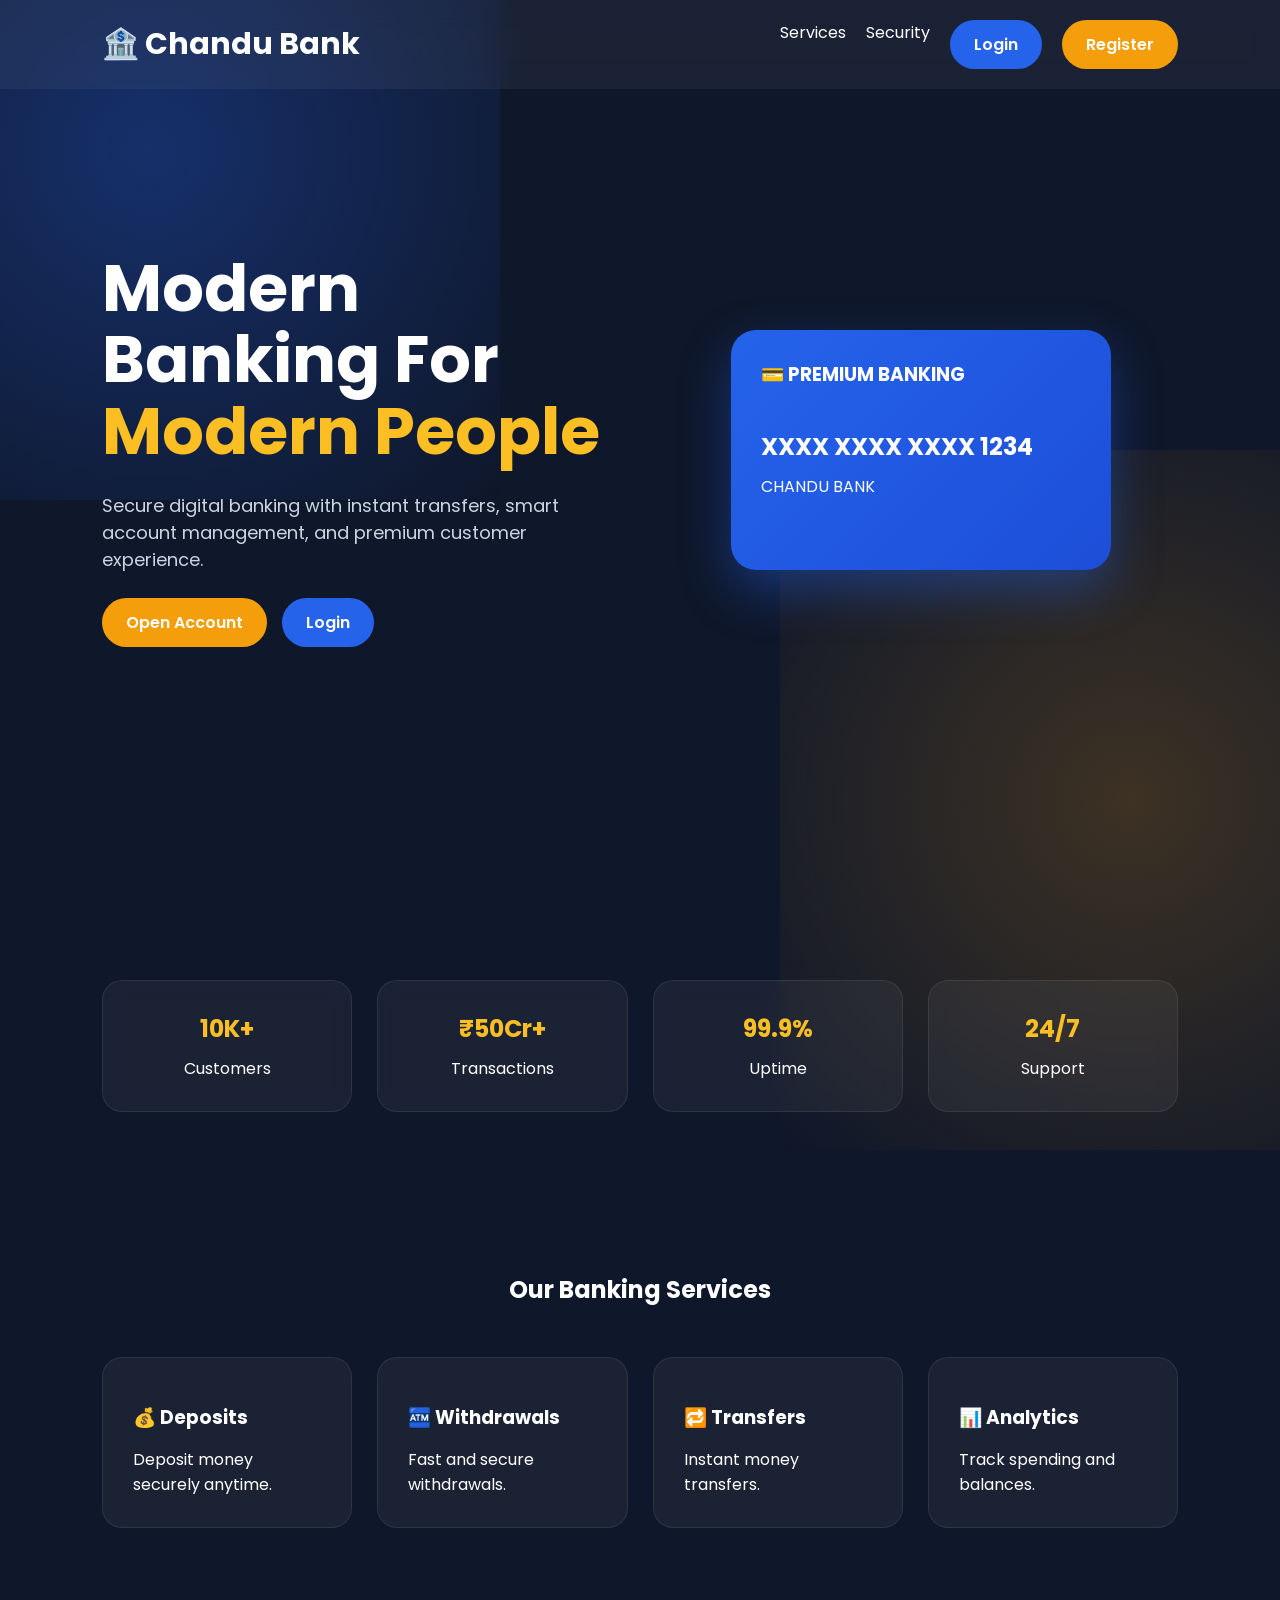
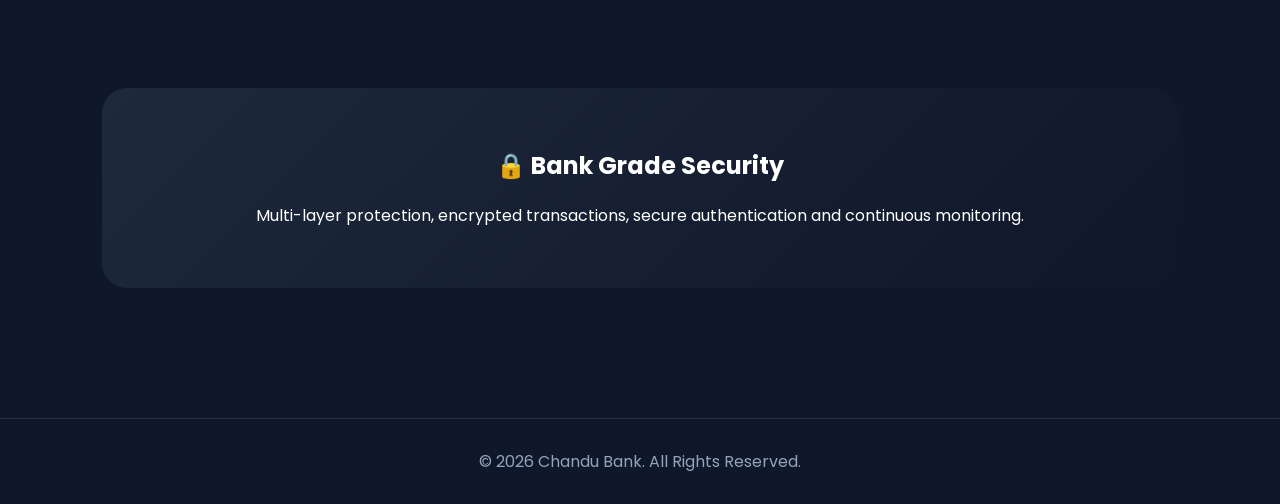
<file: src/main/resources/templates/index.html>
<!DOCTYPE html>
<html lang="en">
<head>
<meta charset="UTF-8">
<meta name="viewport" content="width=device-width, initial-scale=1.0">
<title>Chandu Bank | Premium Digital Banking</title>

<link href="https://fonts.googleapis.com/css2?family=Poppins:wght@300;400;500;600;700&display=swap" rel="stylesheet">

<style>

*{
    margin:0;
    padding:0;
    box-sizing:border-box;
    font-family:'Poppins',sans-serif;
}

html{
    scroll-behavior:smooth;
}

body{
    background:#0f172a;
    color:white;
    overflow-x:hidden;
}

/* Animated Background */

body::before{
    content:"";
    position:fixed;
    width:700px;
    height:700px;
    background:radial-gradient(circle,#2563eb55,transparent);
    top:-200px;
    left:-200px;
    animation:float1 12s infinite alternate;
    z-index:-1;
}

body::after{
    content:"";
    position:fixed;
    width:700px;
    height:700px;
    background:radial-gradient(circle,#f59e0b33,transparent);
    bottom:-250px;
    right:-200px;
    animation:float2 14s infinite alternate;
    z-index:-1;
}

@keyframes float1{
    from{transform:translate(0,0);}
    to{transform:translate(100px,60px);}
}

@keyframes float2{
    from{transform:translate(0,0);}
    to{transform:translate(-120px,-80px);}
}

/* Navbar */

.navbar{
    position:fixed;
    top:0;
    width:100%;
    padding:20px 8%;
    display:flex;
    justify-content:space-between;
    align-items:center;
    background:rgba(255,255,255,.05);
    backdrop-filter:blur(15px);
    z-index:1000;
}

.logo{
    font-size:30px;
    font-weight:700;
}

.nav-links{
    display:flex;
    gap:20px;
}

.nav-links a{
    color:white;
    text-decoration:none;
}

.btn{
    padding:12px 24px;
    border-radius:30px;
    text-decoration:none;
    font-weight:600;
    transition:.3s;
}

.login-btn{
    background:#2563eb;
    color:white;
}

.register-btn{
    background:#f59e0b;
    color:white;
}

.btn:hover{
    transform:translateY(-3px);
}

/* Hero */

.hero{
    min-height:100vh;
    display:flex;
    align-items:center;
    justify-content:space-between;
    padding:120px 8%;
    gap:50px;
}

.hero-content{
    flex:1;
}

.hero-content h1{
    font-size:65px;
    line-height:1.1;
}

.hero-content span{
    color:#fbbf24;
}

.hero-content p{
    margin:25px 0;
    color:#cbd5e1;
    font-size:18px;
}

.hero-buttons{
    display:flex;
    gap:15px;
}

.hero-card{
    flex:1;
    display:flex;
    justify-content:center;
}

.bank-card{
    width:380px;
    height:240px;
    border-radius:25px;
    background:linear-gradient(135deg,#2563eb,#1d4ed8);
    padding:30px;
    box-shadow:0 20px 50px rgba(37,99,235,.4);
    animation:cardFloat 4s ease-in-out infinite;
}

@keyframes cardFloat{
    50%{
        transform:translateY(-15px);
    }
}

.bank-card h2{
    margin-top:40px;
}

.bank-card p{
    margin-top:10px;
}

/* Stats */

.stats{
    padding:80px 8%;
}

.stats-grid{
    display:grid;
    grid-template-columns:repeat(auto-fit,minmax(220px,1fr));
    gap:25px;
}

.stat-card{
    background:rgba(255,255,255,.05);
    border:1px solid rgba(255,255,255,.08);
    backdrop-filter:blur(10px);
    padding:30px;
    border-radius:20px;
    text-align:center;
    transition:.3s;
}

.stat-card:hover{
    transform:translateY(-10px);
}

.stat-card h2{
    color:#fbbf24;
    margin-bottom:10px;
}

/* Features */

.features{
    padding:80px 8%;
}

.section-title{
    text-align:center;
    margin-bottom:50px;
}

.feature-grid{
    display:grid;
    grid-template-columns:repeat(auto-fit,minmax(250px,1fr));
    gap:25px;
}

.feature-card{
    background:rgba(255,255,255,.05);
    padding:30px;
    border-radius:20px;
    transition:.3s;
    border:1px solid rgba(255,255,255,.08);
}

.feature-card:hover{
    transform:translateY(-10px);
}

.feature-card h3{
    margin:15px 0;
}

/* Security Section */

.security{
    padding:80px 8%;
    text-align:center;
}

.security-box{
    background:linear-gradient(135deg,#1e293b,#0f172a);
    border-radius:25px;
    padding:60px;
}

.security-box h2{
    margin-bottom:20px;
}

/* Footer */

.footer{
    padding:30px;
    text-align:center;
    border-top:1px solid rgba(255,255,255,.1);
    margin-top:50px;
    color:#94a3b8;
}

@media(max-width:900px){

.hero{
    flex-direction:column;
    text-align:center;
}

.hero-buttons{
    justify-content:center;
}

.hero-content h1{
    font-size:45px;
}

}

</style>
</head>

<body>

<nav class="navbar">

    <div class="logo">
        🏦 Chandu Bank
    </div>

    <div class="nav-links">
        <a href="#services">Services</a>
        <a href="#security">Security</a>
        <a href="/login" class="btn login-btn">Login</a>
        <a href="/register" class="btn register-btn">Register</a>
    </div>

</nav>

<section class="hero">

    <div class="hero-content">

        <h1>
            Modern Banking For
            <span>Modern People</span>
        </h1>

        <p>
            Secure digital banking with instant transfers,
            smart account management, and premium customer experience.
        </p>

        <div class="hero-buttons">
            <a href="/register" class="btn register-btn">
                Open Account
            </a>

            <a href="/login" class="btn login-btn">
                Login
            </a>
        </div>

    </div>

    <div class="hero-card">

        <div class="bank-card">

            <h3>💳 PREMIUM BANKING</h3>

            <h2>XXXX XXXX XXXX 1234</h2>

            <p>CHANDU BANK</p>

        </div>

    </div>

</section>

<section class="stats">

    <div class="stats-grid">

        <div class="stat-card">
            <h2>10K+</h2>
            <p>Customers</p>
        </div>

        <div class="stat-card">
            <h2>₹50Cr+</h2>
            <p>Transactions</p>
        </div>

        <div class="stat-card">
            <h2>99.9%</h2>
            <p>Uptime</p>
        </div>

        <div class="stat-card">
            <h2>24/7</h2>
            <p>Support</p>
        </div>

    </div>

</section>

<section class="features" id="services">

    <h1 class="section-title">Our Banking Services</h1>

    <div class="feature-grid">

        <div class="feature-card">
            <h3>💰 Deposits</h3>
            <p>Deposit money securely anytime.</p>
        </div>

        <div class="feature-card">
            <h3>🏧 Withdrawals</h3>
            <p>Fast and secure withdrawals.</p>
        </div>

        <div class="feature-card">
            <h3>🔁 Transfers</h3>
            <p>Instant money transfers.</p>
        </div>

        <div class="feature-card">
            <h3>📊 Analytics</h3>
            <p>Track spending and balances.</p>
        </div>

    </div>

</section>

<section class="security" id="security">

    <div class="security-box">

        <h2>🔒 Bank Grade Security</h2>

        <p>
            Multi-layer protection, encrypted transactions,
            secure authentication and continuous monitoring.
        </p>

    </div>

</section>

<footer class="footer">
    © 2026 Chandu Bank. All Rights Reserved.
</footer>

</body>
</html>
</file>
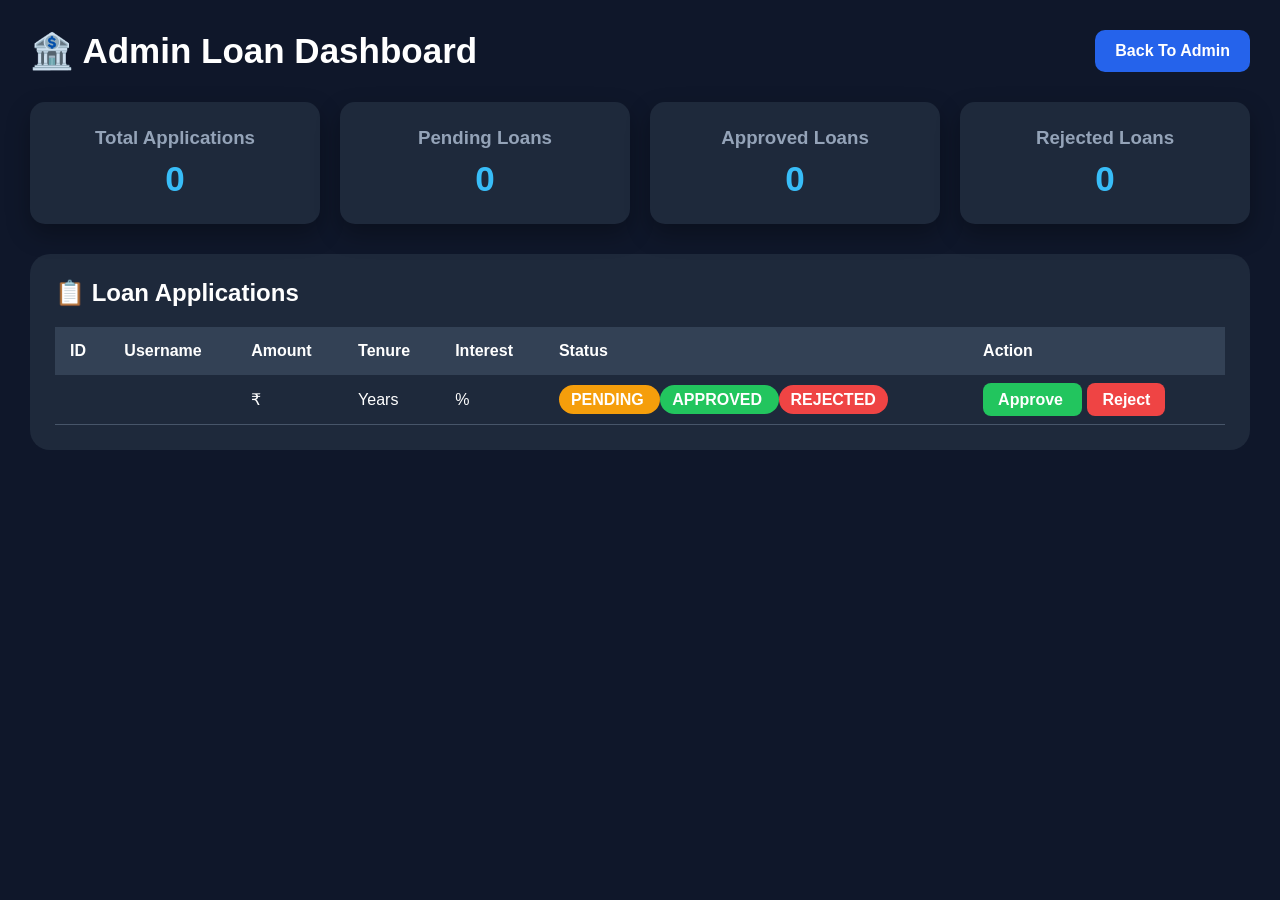
<file: src/main/resources/templates/admin-loans.html>
<!DOCTYPE html>
<html xmlns:th="http://www.thymeleaf.org">

<head>
	<meta charset="UTF-8">
	<meta name="viewport" content="width=device-width, initial-scale=1.0">

	<title>Admin Loan Management | Chandu Bank</title>

	<style>
		* {
			margin: 0;
			padding: 0;
			box-sizing: border-box;
			font-family: 'Segoe UI', sans-serif;
		}

		body {
			background: #0f172a;
			color: white;
			min-height: 100vh;
			padding: 30px;
		}

		.container {
			max-width: 1400px;
			margin: auto;
		}

		.header {
			display: flex;
			justify-content: space-between;
			align-items: center;
			margin-bottom: 30px;
		}

		.header h1 {
			font-size: 35px;
		}

		.dashboard-btn {
			background: #2563eb;
			color: white;
			padding: 12px 20px;
			text-decoration: none;
			border-radius: 10px;
			font-weight: bold;
		}

		.dashboard-btn:hover {
			background: #1d4ed8;
		}

		.stats {
			display: grid;
			grid-template-columns: repeat(auto-fit, minmax(250px, 1fr));
			gap: 20px;
			margin-bottom: 30px;
		}

		.stat-card {
			background: #1e293b;
			padding: 25px;
			border-radius: 15px;
			text-align: center;
			box-shadow: 0 10px 25px rgba(0, 0, 0, .3);
		}

		.stat-card h3 {
			color: #94a3b8;
			margin-bottom: 10px;
		}

		.stat-card h1 {
			font-size: 35px;
			color: #38bdf8;
		}

		.table-container {
			background: #1e293b;
			padding: 25px;
			border-radius: 20px;
			overflow-x: auto;
		}

		table {
			width: 100%;
			border-collapse: collapse;
		}

		th {
			background: #334155;
			padding: 15px;
			text-align: left;
		}

		td {
			padding: 15px;
			border-bottom: 1px solid #475569;
		}

		.pending {
			background: #f59e0b;
			padding: 6px 12px;
			border-radius: 20px;
			font-weight: bold;
		}

		.approved {
			background: #22c55e;
			padding: 6px 12px;
			border-radius: 20px;
			font-weight: bold;
		}

		.rejected {
			background: #ef4444;
			padding: 6px 12px;
			border-radius: 20px;
			font-weight: bold;
		}

		.btn {
			padding: 8px 15px;
			text-decoration: none;
			border-radius: 8px;
			font-weight: bold;
			margin-right: 5px;
			color: white;
		}

		.approve-btn {
			background: #22c55e;
		}

		.reject-btn {
			background: #ef4444;
		}

		.approve-btn:hover {
			background: #16a34a;
		}

		.reject-btn:hover {
			background: #dc2626;
		}
	</style>

</head>

<body>

	<div class="container">

		<div class="header">

			<h1>🏦 Admin Loan Dashboard</h1>

			<a href="/admin" class="dashboard-btn">
				Back To Admin
			</a>

		</div>

		<div class="stats">

			<div class="stat-card">
				<h3>Total Applications</h3>
				<h1 th:text="${#lists.size(loans)}">0</h1>
			</div>

			<div class="stat-card">
				<h3>Pending Loans</h3>
				<h1 th:text="${loans.?[status=='PENDING'].size()}">0</h1>
			</div>

			<div class="stat-card">
				<h3>Approved Loans</h3>
				<h1 th:text="${loans.?[status=='APPROVED'].size()}">0</h1>
			</div>

			<div class="stat-card">
				<h3>Rejected Loans</h3>
				<h1 th:text="${loans.?[status=='REJECTED'].size()}">0</h1>
			</div>

		</div>

		<div class="table-container">

			<h2 style="margin-bottom:20px;">
				📋 Loan Applications
			</h2>

			<table>

				<thead>
					<tr>
						<th>ID</th>
						<th>Username</th>
						<th>Amount</th>
						<th>Tenure</th>
						<th>Interest</th>
						<th>Status</th>
						<th>Action</th>
					</tr>
				</thead>

				<tbody>

					<tr th:each="loan : ${loans}">

						<td th:text="${loan.id}"></td>

						<td th:text="${loan.username}"></td>

						<td>
							₹ <span th:text="${loan.amount}"></span>
						</td>

						<td>
							<span th:text="${loan.tenure}"></span> Years
						</td>

						<td>
							<span th:text="${loan.interestRate}"></span>%
						</td>

						<td>

							<span th:if="${loan.status=='PENDING'}" class="pending">
								PENDING
							</span>

							<span th:if="${loan.status=='APPROVED'}" class="approved">
								APPROVED
							</span>

							<span th:if="${loan.status=='REJECTED'}" class="rejected">
								REJECTED
							</span>

						</td>

						<td>

							<a th:if="${loan.status=='PENDING'}" th:href="@{'/approve-loan/' + ${loan.id}}"
								class="btn approve-btn">
								Approve
							</a>

							<a th:if="${loan.status=='PENDING'}" th:href="@{'/reject-loan/' + ${loan.id}}"
								class="btn reject-btn">
								Reject
							</a>

						</td>

					</tr>

				</tbody>

			</table>

		</div>

	</div>

</body>

</html>
</file>
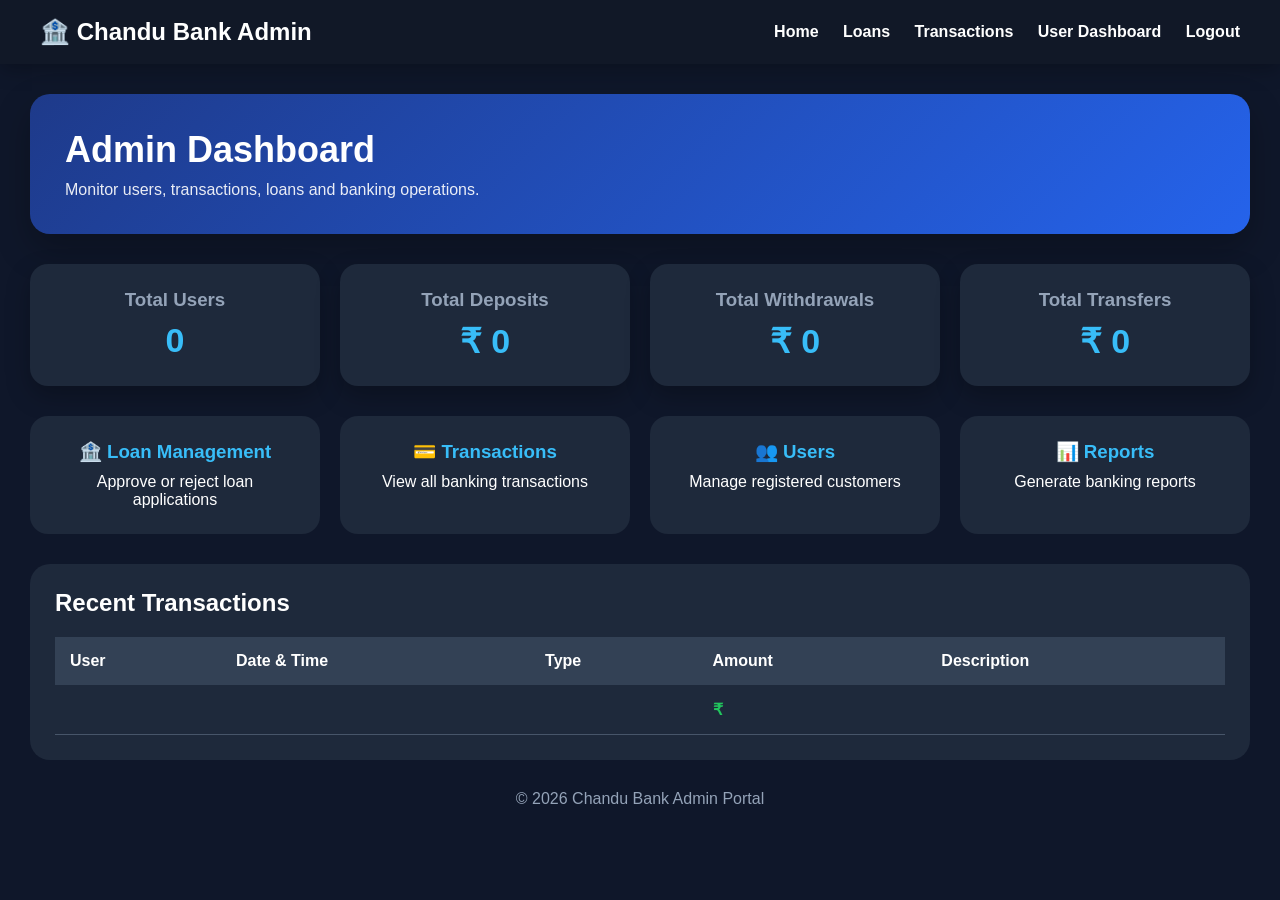
<file: src/main/resources/templates/admin.html>
<!DOCTYPE html>
<html xmlns:th="http://www.thymeleaf.org">
<head>
<meta charset="UTF-8">
<meta name="viewport" content="width=device-width, initial-scale=1.0">

<title>Admin Dashboard | Chandu Bank</title>

<style>

*{
margin:0;
padding:0;
box-sizing:border-box;
font-family:'Segoe UI',sans-serif;
}

body{
background:#0f172a;
color:white;
min-height:100vh;
}

.navbar{
background:#111827;
padding:18px 40px;
display:flex;
justify-content:space-between;
align-items:center;
box-shadow:0 4px 20px rgba(0,0,0,.3);
}

.logo{
font-size:24px;
font-weight:bold;
}

.nav-links a{
color:white;
text-decoration:none;
margin-left:20px;
font-weight:600;
transition:.3s;
}

.nav-links a:hover{
color:#38bdf8;
}

.dashboard{
padding:30px;
max-width:1400px;
margin:auto;
}

.hero{
background:linear-gradient(135deg,#1e3a8a,#2563eb);
padding:35px;
border-radius:20px;
margin-bottom:30px;
box-shadow:0 15px 35px rgba(0,0,0,.25);
}

.hero h1{
font-size:36px;
margin-bottom:10px;
}

.hero p{
opacity:.9;
}

.stats-grid{
display:grid;
grid-template-columns:repeat(auto-fit,minmax(250px,1fr));
gap:20px;
margin-bottom:30px;
}

.stat-card{
background:#1e293b;
padding:25px;
border-radius:18px;
text-align:center;
box-shadow:0 10px 25px rgba(0,0,0,.25);
transition:.3s;
}

.stat-card:hover{
transform:translateY(-5px);
}

.stat-card h3{
color:#94a3b8;
margin-bottom:10px;
}

.stat-card h1{
font-size:34px;
color:#38bdf8;
}

.actions{
display:grid;
grid-template-columns:repeat(auto-fit,minmax(250px,1fr));
gap:20px;
margin-bottom:30px;
}

.action-card{
background:#1e293b;
padding:25px;
border-radius:18px;
text-decoration:none;
color:white;
text-align:center;
transition:.3s;
}

.action-card:hover{
transform:translateY(-5px);
background:#334155;
}

.action-card h3{
margin-bottom:10px;
color:#38bdf8;
}

.table-box{
background:#1e293b;
padding:25px;
border-radius:20px;
overflow-x:auto;
}

.table-box h2{
margin-bottom:20px;
}

table{
width:100%;
border-collapse:collapse;
}

thead{
background:#334155;
}

th{
padding:15px;
text-align:left;
}

td{
padding:15px;
border-bottom:1px solid #475569;
}

tr:hover{
background:#273549;
}

.amount{
color:#22c55e;
font-weight:bold;
}

.footer{
margin-top:30px;
text-align:center;
color:#94a3b8;
}

</style>

</head>
<body>

<nav class="navbar">

<div class="logo">
🏦 Chandu Bank Admin
</div>

<div class="nav-links">
<a href="/admin">Home</a>
<a href="/admin-loans">Loans</a>
<a href="/transactions">Transactions</a>
<a href="/dashboard">User Dashboard</a>
<a href="/logout">Logout</a>
</div>

</nav>

<div class="dashboard">

<div class="hero">

<h1>Admin Dashboard</h1>

<p>
Monitor users, transactions, loans and banking operations.
</p>

</div>

<div class="stats-grid">

<div class="stat-card">
<h3>Total Users</h3>
<h1 th:text="${totalUsers}">0</h1>
</div>

<div class="stat-card">
<h3>Total Deposits</h3>
<h1>
₹ <span th:text="${totalDeposits}">0</span>
</h1>
</div>

<div class="stat-card">
<h3>Total Withdrawals</h3>
<h1>
₹ <span th:text="${totalWithdrawals}">0</span>
</h1>
</div>

<div class="stat-card">
<h3>Total Transfers</h3>
<h1>
₹ <span th:text="${totalTransfers}">0</span>
</h1>
</div>

</div>

<div class="actions">

<a href="/admin-loans" class="action-card">
<h3>🏦 Loan Management</h3>
<p>Approve or reject loan applications</p>
</a>

<a href="/transactions" class="action-card">
<h3>💳 Transactions</h3>
<p>View all banking transactions</p>
</a>

<a href="/users" class="action-card">
<h3>👥 Users</h3>
<p>Manage registered customers</p>
</a>

<a href="/reports" class="action-card">
<h3>📊 Reports</h3>
<p>Generate banking reports</p>
</a>

</div>

<div class="table-box">

<h2>Recent Transactions</h2>

<table>

<thead>

<tr>
<th>User</th>
<th>Date & Time</th>
<th>Type</th>
<th>Amount</th>
<th>Description</th>
</tr>

</thead>

<tbody>

<tr th:each="txn : ${recentTransactions}">

<td th:text="${txn.username}"></td>

<td th:text="${txn.dateTime}"></td>

<td th:text="${txn.type}"></td>

<td class="amount">
₹ <span th:text="${txn.amount}"></span>
</td>

<td th:text="${txn.description}"></td>

</tr>

</tbody>

</table>

</div>

<div class="footer">
© 2026 Chandu Bank Admin Portal
</div>

</div>

</body>
</html>
</file>
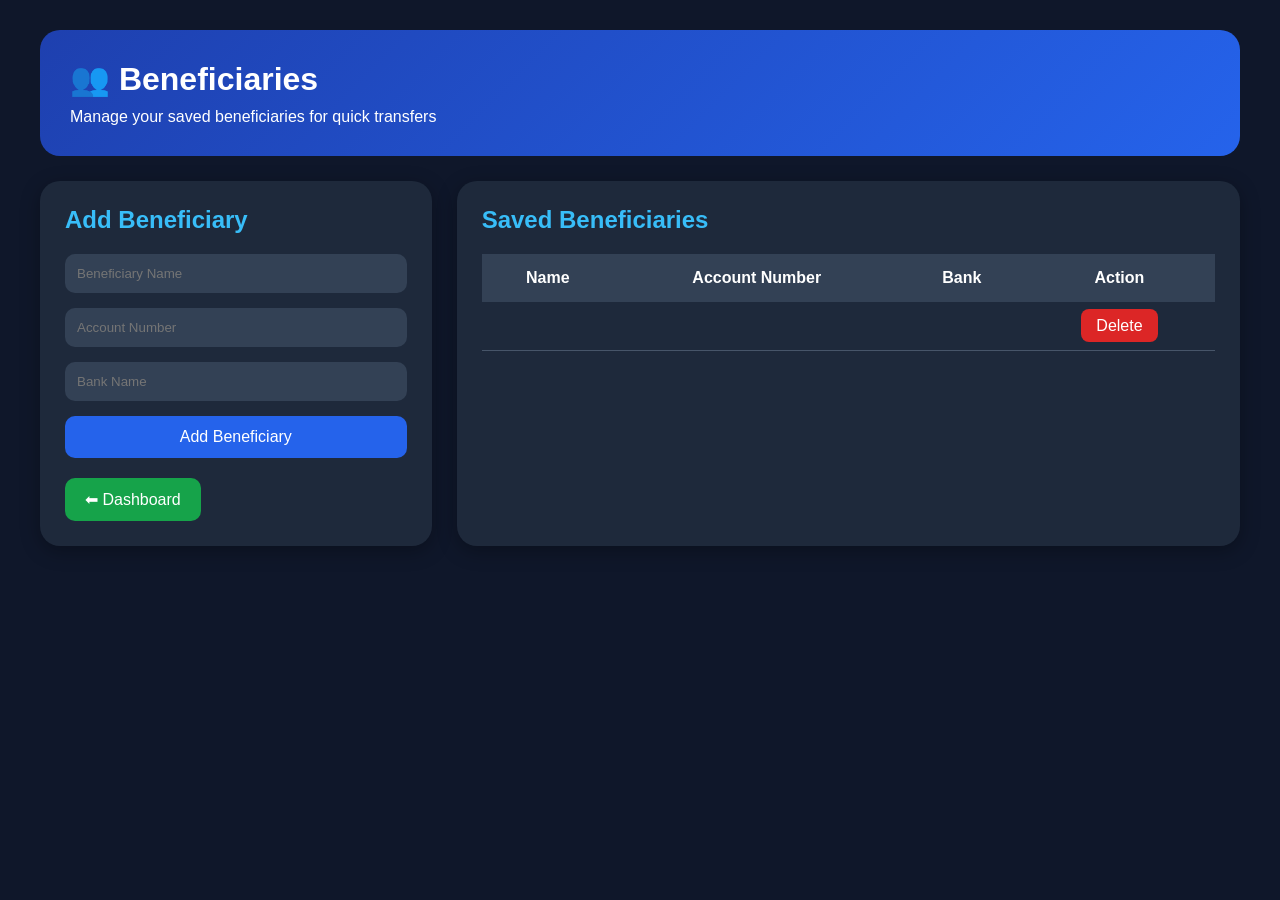
<file: src/main/resources/templates/beneficiary.html>
<!DOCTYPE html>
<html xmlns:th="http://www.thymeleaf.org">

<head>
	<meta charset="UTF-8">
	<meta name="viewport" content="width=device-width, initial-scale=1.0">

	<title>Beneficiaries | Chandu Bank</title>

	<style>
		* {
			margin: 0;
			padding: 0;
			box-sizing: border-box;
			font-family: 'Segoe UI', sans-serif;
		}

		body {
			background: #0f172a;
			color: white;
			padding: 30px;
		}

		.container {
			max-width: 1200px;
			margin: auto;
		}

		.header {
			background: linear-gradient(135deg, #1e40af, #2563eb);
			padding: 30px;
			border-radius: 20px;
			margin-bottom: 25px;
		}

		.header h1 {
			font-size: 32px;
			margin-bottom: 10px;
		}

		.grid {
			display: grid;
			grid-template-columns: 1fr 2fr;
			gap: 25px;
		}

		.card {
			background: #1e293b;
			padding: 25px;
			border-radius: 20px;
			box-shadow: 0 5px 20px rgba(0, 0, 0, .3);
		}

		.card h2 {
			margin-bottom: 20px;
			color: #38bdf8;
		}

		input {
			width: 100%;
			padding: 12px;
			margin-bottom: 15px;
			border: none;
			border-radius: 10px;
			background: #334155;
			color: white;
		}

		button {
			width: 100%;
			padding: 12px;
			border: none;
			border-radius: 10px;
			background: #2563eb;
			color: white;
			font-size: 16px;
			cursor: pointer;
		}

		button:hover {
			background: #1d4ed8;
		}

		table {
			width: 100%;
			border-collapse: collapse;
		}

		th {
			background: #334155;
			padding: 15px;
		}

		td {
			padding: 15px;
			border-bottom: 1px solid #475569;
			text-align: center;
		}

		.delete-btn {
			background: #dc2626;
			padding: 8px 15px;
			border-radius: 8px;
			text-decoration: none;
			color: white;
		}

		.delete-btn:hover {
			background: #b91c1c;
		}

		.dashboard-btn {
			display: inline-block;
			margin-top: 20px;
			padding: 12px 20px;
			background: #16a34a;
			color: white;
			text-decoration: none;
			border-radius: 10px;
		}

		.dashboard-btn:hover {
			background: #15803d;
		}

		@media(max-width:768px) {

			.grid {
				grid-template-columns: 1fr;
			}

		}
	</style>
</head>

<body>

	<div class="container">

		<div class="header">
			<h1>👥 Beneficiaries</h1>
			<p>Manage your saved beneficiaries for quick transfers</p>
		</div>

		<div class="grid">

			<!-- Add Beneficiary -->

			<div class="card">

				<h2>Add Beneficiary</h2>

				<form action="/add-beneficiary" method="post">

					<input type="text" name="name" placeholder="Beneficiary Name" required>

					<input type="text" name="accountNumber" placeholder="Account Number" required>

					<input type="text" name="bankName" placeholder="Bank Name" required>

					<button type="submit">
						Add Beneficiary
					</button>

				</form>

				<a href="/dashboard" class="dashboard-btn">
					⬅ Dashboard
				</a>

			</div>

			<!-- Beneficiary List -->

			<div class="card">

				<h2>Saved Beneficiaries</h2>

				<table>

					<thead>

						<tr>
							<th>Name</th>
							<th>Account Number</th>
							<th>Bank</th>
							<th>Action</th>
						</tr>

					</thead>

					<tbody>

						<tr th:each="b : ${beneficiaries}">

							<td th:text="${b.name}"></td>

							<td th:text="${b.accountNumber}"></td>

							<td th:text="${b.bankName}"></td>

							<td>

								<a th:href="@{/delete-beneficiary/{id}(id=${b.id})}" class="delete-btn">

									Delete

								</a>

							</td>

						</tr>

					</tbody>

				</table>

			</div>

		</div>

	</div>

</body>

</html>
</file>
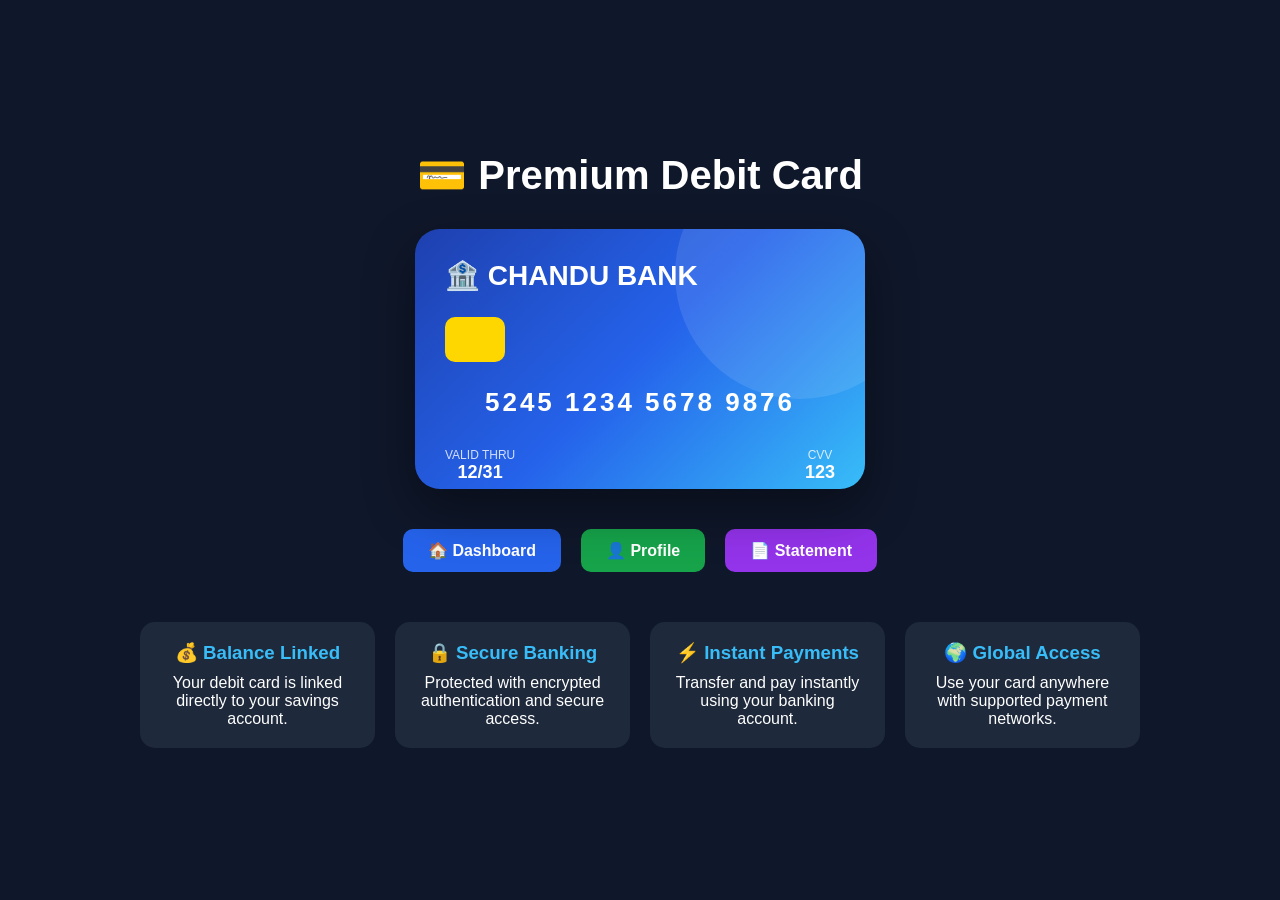
<file: src/main/resources/templates/card.html>
<!DOCTYPE html>
<html xmlns:th="http://www.thymeleaf.org">

<head>
	<meta charset="UTF-8">
	<meta name="viewport" content="width=device-width, initial-scale=1.0">

	<title>Debit Card | Chandu Bank</title>

	<style>
		* {
			margin: 0;
			padding: 0;
			box-sizing: border-box;
			font-family: 'Segoe UI', sans-serif;
		}

		body {
			background: #0f172a;
			display: flex;
			justify-content: center;
			align-items: center;
			min-height: 100vh;
			padding: 20px;
			color: white;
		}

		.container {
			width: 100%;
			max-width: 1000px;
			text-align: center;
		}

		.title {
			font-size: 40px;
			margin-bottom: 30px;
			font-weight: bold;
		}

		.card {
			width: 450px;
			height: 260px;
			margin: auto;
			padding: 30px;
			border-radius: 25px;
			background: linear-gradient(135deg,
					#1e40af,
					#2563eb,
					#38bdf8);
			box-shadow: 0 20px 50px rgba(0, 0, 0, .4);
			position: relative;
			overflow: hidden;
		}

		.card::before {
			content: '';
			position: absolute;
			width: 250px;
			height: 250px;
			background: rgba(255, 255, 255, .1);
			border-radius: 50%;
			top: -80px;
			right: -60px;
		}

		.bank-name {
			font-size: 28px;
			font-weight: bold;
			text-align: left;
		}

		.chip {
			width: 60px;
			height: 45px;
			background: gold;
			border-radius: 10px;
			margin-top: 25px;
		}

		.card-number {
			font-size: 26px;
			letter-spacing: 3px;
			margin-top: 25px;
			font-weight: 600;
		}

		.card-bottom {
			display: flex;
			justify-content: space-between;
			margin-top: 30px;
		}

		.label {
			font-size: 12px;
			opacity: .8;
		}

		.value {
			font-size: 18px;
			font-weight: bold;
		}

		.customer {
			margin-top: 20px;
			text-align: left;
			font-size: 20px;
			font-weight: 600;
		}

		.actions {
			margin-top: 40px;
			display: flex;
			justify-content: center;
			gap: 20px;
			flex-wrap: wrap;
		}

		.btn {
			padding: 12px 25px;
			border: none;
			border-radius: 10px;
			text-decoration: none;
			color: white;
			font-weight: bold;
			transition: .3s;
		}

		.dashboard {
			background: #2563eb;
		}

		.dashboard:hover {
			background: #1d4ed8;
		}

		.profile {
			background: #16a34a;
		}

		.profile:hover {
			background: #15803d;
		}

		.download {
			background: #9333ea;
		}

		.download:hover {
			background: #7e22ce;
		}

		.features {
			margin-top: 50px;
			display: grid;
			grid-template-columns: repeat(auto-fit, minmax(220px, 1fr));
			gap: 20px;
		}

		.feature-card {
			background: #1e293b;
			padding: 20px;
			border-radius: 15px;
		}

		.feature-card h3 {
			margin-bottom: 10px;
			color: #38bdf8;
		}

		@media(max-width:600px) {

			.card {
				width: 100%;
				height: auto;
				padding: 25px;
			}

			.card-number {
				font-size: 20px;
			}

		}
	</style>
</head>

<body>

	<div class="container">

		<h1 class="title">
			💳 Premium Debit Card
		</h1>

		<div class="card">

			<div class="bank-name">
				🏦 CHANDU BANK
			</div>

			<div class="chip"></div>

			<div class="card-number" th:text="${user.cardNumber}">
				5245 1234 5678 9876
			</div>

			<div class="card-bottom">

				<div>
					<div class="label">VALID THRU</div>
					<div class="value" th:text="${user.expiryDate}">
						12/31
					</div>
				</div>

				<div>
					<div class="label">CVV</div>
					<div class="value" th:text="${user.cvv}">
						123
					</div>
				</div>

			</div>

			<div class="customer" th:text="${user.fullName}">
				Customer Name
			</div>

		</div>

		<div class="actions">

			<a href="/dashboard" class="btn dashboard">
				🏠 Dashboard
			</a>

			<a href="/profile" class="btn profile">
				👤 Profile
			</a>

			<a href="/statement" class="btn download">
				📄 Statement
			</a>

		</div>

		<div class="features">

			<div class="feature-card">
				<h3>💰 Balance Linked</h3>
				<p>Your debit card is linked directly to your savings account.</p>
			</div>

			<div class="feature-card">
				<h3>🔒 Secure Banking</h3>
				<p>Protected with encrypted authentication and secure access.</p>
			</div>

			<div class="feature-card">
				<h3>⚡ Instant Payments</h3>
				<p>Transfer and pay instantly using your banking account.</p>
			</div>

			<div class="feature-card">
				<h3>🌍 Global Access</h3>
				<p>Use your card anywhere with supported payment networks.</p>
			</div>

		</div>

	</div>

</body>

</html>
</file>
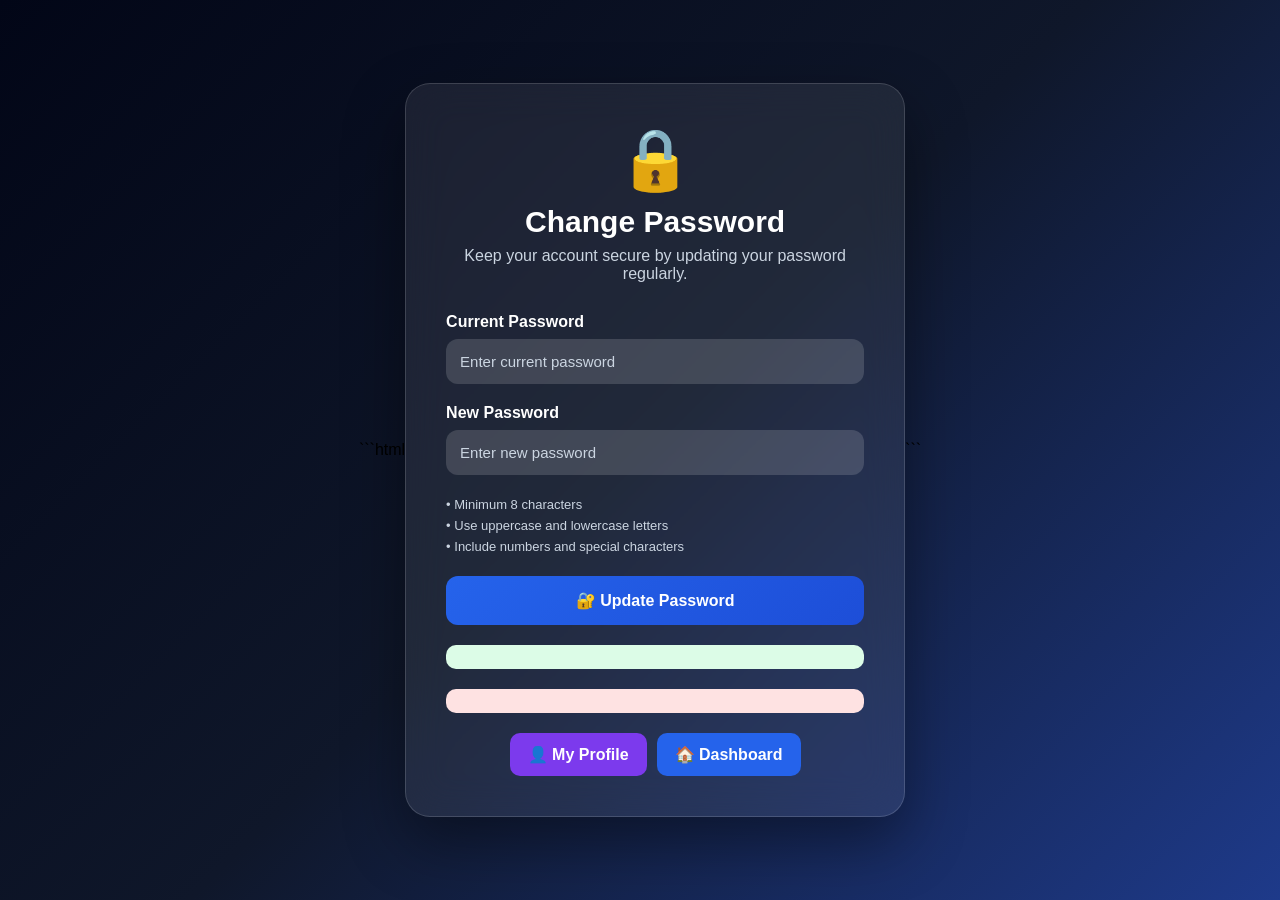
<file: src/main/resources/templates/change-password.html>
```html
<!DOCTYPE html>
<html xmlns:th="http://www.thymeleaf.org">
<head>
<meta charset="UTF-8">
<meta name="viewport" content="width=device-width, initial-scale=1.0">
<title>Change Password | Chandu Bank</title>

<style>

*{
    margin:0;
    padding:0;
    box-sizing:border-box;
    font-family:'Segoe UI',sans-serif;
}

body{
    min-height:100vh;
    display:flex;
    justify-content:center;
    align-items:center;
    background:linear-gradient(
        135deg,
        #020617,
        #0f172a,
        #1e3a8a
    );
    padding:20px;
}

.password-container{
    width:100%;
    max-width:500px;
}

.password-card{
    background:rgba(255,255,255,0.08);
    backdrop-filter:blur(20px);
    border:1px solid rgba(255,255,255,0.15);
    border-radius:25px;
    padding:40px;
    box-shadow:0 25px 60px rgba(0,0,0,.4);
}

.header{
    text-align:center;
    margin-bottom:30px;
    color:white;
}

.header .icon{
    font-size:60px;
    margin-bottom:10px;
}

.header h2{
    font-size:30px;
    margin-bottom:8px;
}

.header p{
    color:#cbd5e1;
}

.form-group{
    margin-bottom:20px;
}

.form-group label{
    display:block;
    margin-bottom:8px;
    color:white;
    font-weight:600;
}

.form-group input{
    width:100%;
    padding:14px;
    border:none;
    border-radius:12px;
    background:rgba(255,255,255,0.15);
    color:white;
    font-size:15px;
    outline:none;
}

.form-group input::placeholder{
    color:#cbd5e1;
}

.password-tips{
    margin-top:10px;
    color:#cbd5e1;
    font-size:13px;
    line-height:1.6;
}

.update-btn{
    width:100%;
    padding:15px;
    border:none;
    border-radius:12px;
    background:linear-gradient(
        135deg,
        #2563eb,
        #1d4ed8
    );
    color:white;
    font-size:16px;
    font-weight:bold;
    cursor:pointer;
    transition:.3s;
}

.update-btn:hover{
    transform:translateY(-2px);
}

.success{
    margin-top:20px;
    padding:12px;
    border-radius:10px;
    background:#dcfce7;
    color:#166534;
    text-align:center;
}

.error{
    margin-top:20px;
    padding:12px;
    border-radius:10px;
    background:#fee2e2;
    color:#991b1b;
    text-align:center;
}

.actions{
    margin-top:20px;
    display:flex;
    justify-content:center;
    gap:10px;
    flex-wrap:wrap;
}

.btn{
    text-decoration:none;
    padding:12px 18px;
    border-radius:10px;
    color:white;
    font-weight:600;
}

.dashboard-btn{
    background:#2563eb;
}

.profile-btn{
    background:#7c3aed;
}

</style>
</head>

<body>

<div class="password-container">

    <div class="password-card">

        <div class="header">
            <div class="icon">🔒</div>
            <h2>Change Password</h2>
            <p>Keep your account secure by updating your password regularly.</p>
        </div>

        <form th:action="@{/change-password}" method="post">

            <div class="form-group">
                <label>Current Password</label>
                <input type="password"
                       name="oldPassword"
                       placeholder="Enter current password"
                       required>
            </div>

            <div class="form-group">
                <label>New Password</label>
                <input type="password"
                       name="newPassword"
                       placeholder="Enter new password"
                       required>
            </div>

            <div class="password-tips">
                • Minimum 8 characters<br>
                • Use uppercase and lowercase letters<br>
                • Include numbers and special characters
            </div>

            <br>

            <button type="submit" class="update-btn">
                🔐 Update Password
            </button>

        </form>

        <div th:if="${success}" class="success">
            <span th:text="${success}"></span>
        </div>

        <div th:if="${error}" class="error">
            <span th:text="${error}"></span>
        </div>

        <div class="actions">

            <a href="/profile" class="btn profile-btn">
                👤 My Profile
            </a>

            <a href="/dashboard" class="btn dashboard-btn">
                🏠 Dashboard
            </a>

        </div>

    </div>

</div>

</body>
</html>
```
</file>
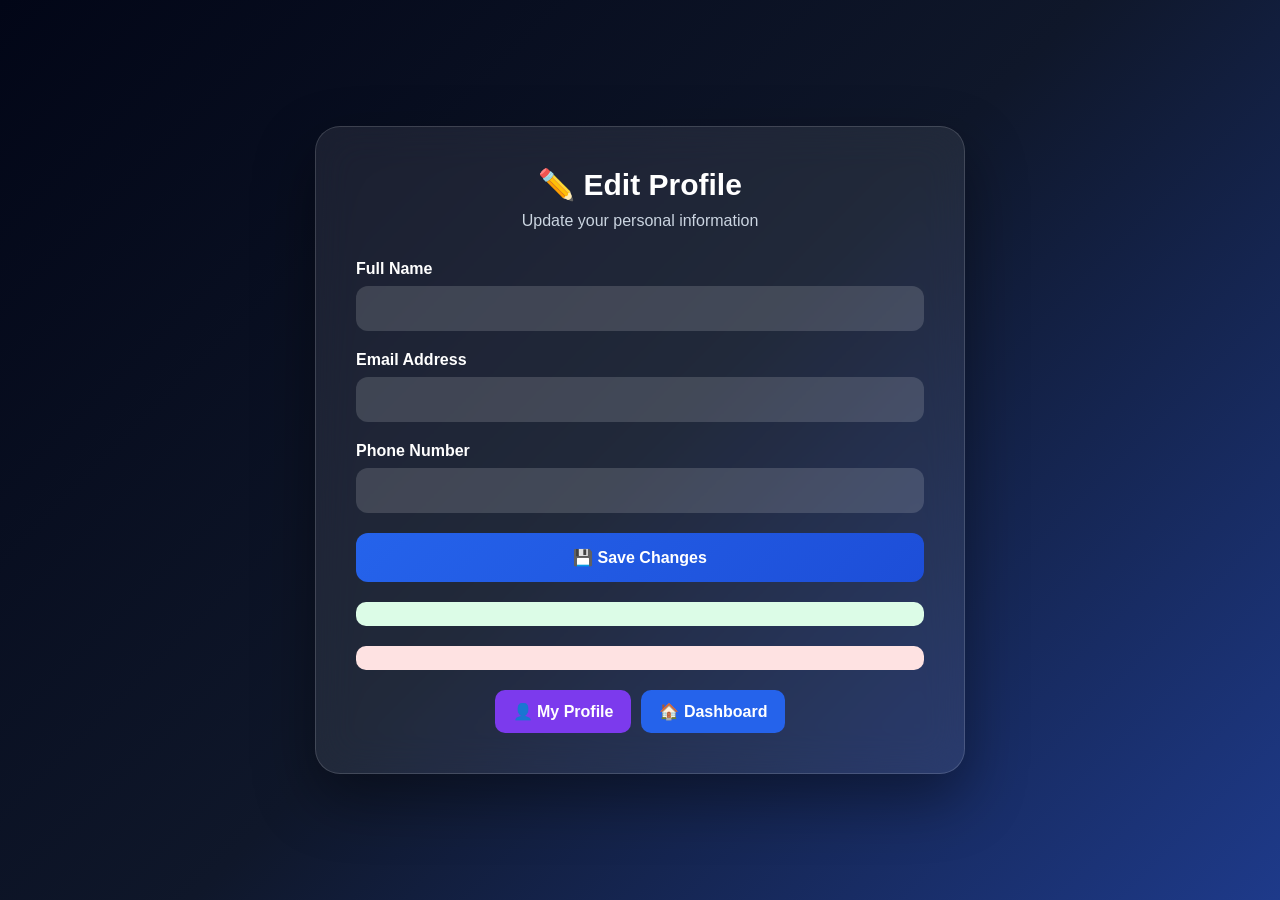
<file: src/main/resources/templates/edit-profile.html>
<!DOCTYPE html>
<html xmlns:th="http://www.thymeleaf.org">
<head>
<meta charset="UTF-8">
<meta name="viewport" content="width=device-width, initial-scale=1.0">
<title>Edit Profile | Chandu Bank</title>

<style>

*{
    margin:0;
    padding:0;
    box-sizing:border-box;
    font-family:'Segoe UI',sans-serif;
}

body{
    min-height:100vh;
    display:flex;
    justify-content:center;
    align-items:center;
    background:linear-gradient(
        135deg,
        #020617,
        #0f172a,
        #1e3a8a
    );
    padding:20px;
}

.edit-container{
    width:100%;
    max-width:650px;
}

.edit-card{
    background:rgba(255,255,255,0.08);
    backdrop-filter:blur(20px);
    border:1px solid rgba(255,255,255,0.15);
    border-radius:25px;
    padding:40px;
    box-shadow:0 25px 60px rgba(0,0,0,.4);
}

.header{
    text-align:center;
    color:white;
    margin-bottom:30px;
}

.header h2{
    font-size:30px;
    margin-bottom:10px;
}

.header p{
    color:#cbd5e1;
}

.form-group{
    margin-bottom:20px;
}

.form-group label{
    display:block;
    margin-bottom:8px;
    color:white;
    font-weight:600;
}

.form-group input{
    width:100%;
    padding:14px;
    border:none;
    border-radius:12px;
    background:rgba(255,255,255,0.15);
    color:white;
    font-size:15px;
    outline:none;
}

.form-group input::placeholder{
    color:#cbd5e1;
}

.form-group input:focus{
    border:1px solid #60a5fa;
}

.update-btn{
    width:100%;
    padding:15px;
    border:none;
    border-radius:12px;
    background:linear-gradient(
        135deg,
        #2563eb,
        #1d4ed8
    );
    color:white;
    font-size:16px;
    font-weight:bold;
    cursor:pointer;
    transition:.3s;
}

.update-btn:hover{
    transform:translateY(-2px);
}

.success{
    margin-top:20px;
    padding:12px;
    border-radius:10px;
    background:#dcfce7;
    color:#166534;
    text-align:center;
}

.error{
    margin-top:20px;
    padding:12px;
    border-radius:10px;
    background:#fee2e2;
    color:#991b1b;
    text-align:center;
}

.actions{
    margin-top:20px;
    display:flex;
    justify-content:center;
    gap:10px;
    flex-wrap:wrap;
}

.btn{
    text-decoration:none;
    padding:12px 18px;
    border-radius:10px;
    color:white;
    font-weight:600;
}

.profile-btn{
    background:#7c3aed;
}

.dashboard-btn{
    background:#2563eb;
}

.profile-btn:hover{
    background:#6d28d9;
}

.dashboard-btn:hover{
    background:#1d4ed8;
}

</style>
</head>

<body>

<div class="edit-container">

    <div class="edit-card">

        <div class="header">
            <h2>✏️ Edit Profile</h2>
            <p>Update your personal information</p>
        </div>

        <form th:action="@{/update-profile}" method="post">

            <div class="form-group">
                <label>Full Name</label>
                <input type="text"
                       name="fullName"
                       th:value="${user.fullName}"
                       required>
            </div>

            <div class="form-group">
                <label>Email Address</label>
                <input type="email"
                       name="email"
                       th:value="${user.email}"
                       required>
            </div>

            <div class="form-group">
                <label>Phone Number</label>
                <input type="text"
                       name="phone"
                       th:value="${user.phone}"
                       required>
            </div>

            <button type="submit" class="update-btn">
                💾 Save Changes
            </button>

        </form>

        <div th:if="${success}" class="success">
            <span th:text="${success}"></span>
        </div>

        <div th:if="${error}" class="error">
            <span th:text="${error}"></span>
        </div>

        <div class="actions">

            <a href="/profile" class="btn profile-btn">
                👤 My Profile
            </a>

            <a href="/dashboard" class="btn dashboard-btn">
                🏠 Dashboard
            </a>

        </div>

    </div>

</div>

</body>
</html>
</file>
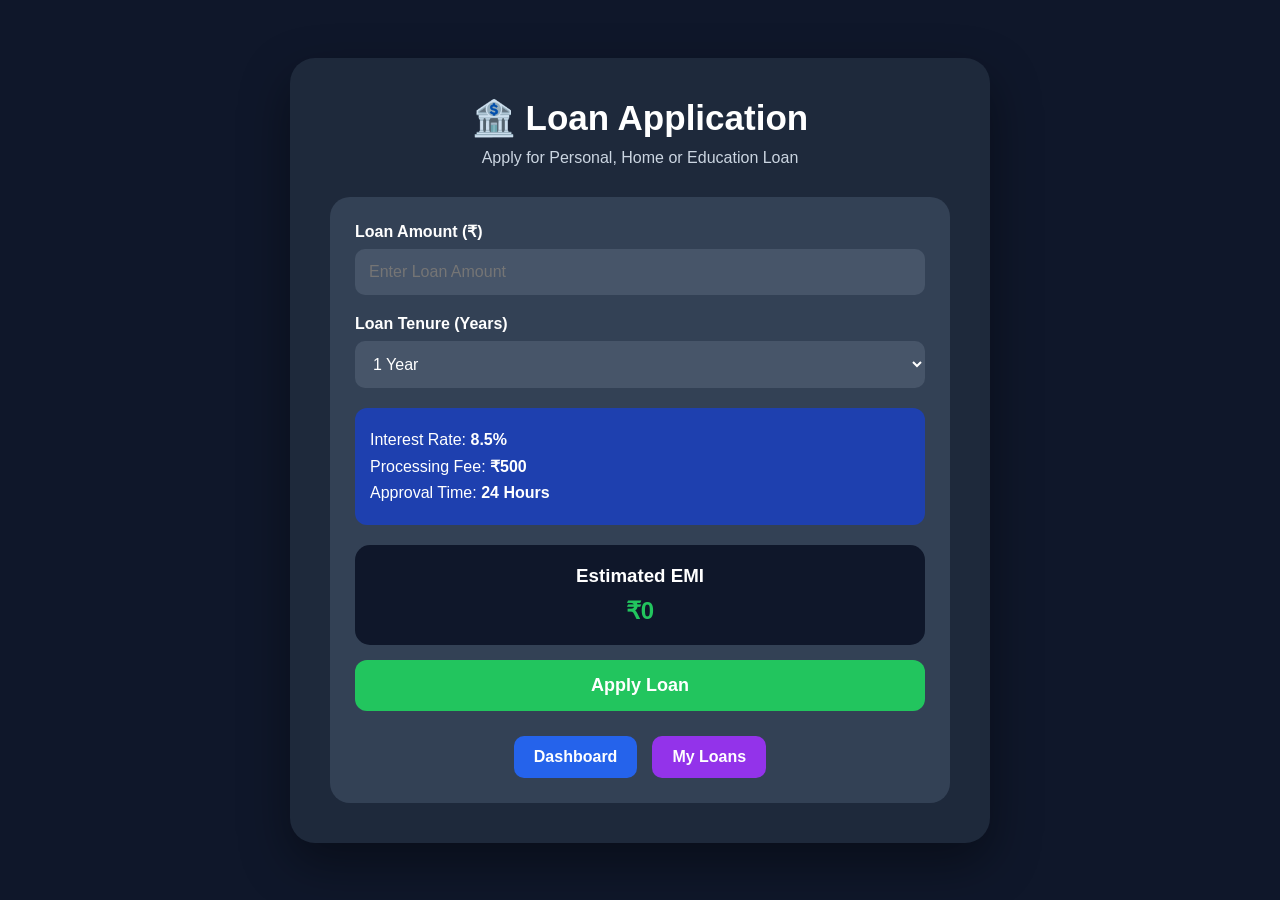
<file: src/main/resources/templates/Loan.html>
<!DOCTYPE html>
<html xmlns:th="http://www.thymeleaf.org">

<head>
	<meta charset="UTF-8">
	<meta name="viewport" content="width=device-width, initial-scale=1.0">

	<title>Apply Loan | Chandu Bank</title>

	<style>
		* {
			margin: 0;
			padding: 0;
			box-sizing: border-box;
			font-family: 'Segoe UI', sans-serif;
		}

		body {
			background: #0f172a;
			min-height: 100vh;
			display: flex;
			justify-content: center;
			align-items: center;
			padding: 30px;
		}

		.loan-container {
			width: 100%;
			max-width: 700px;
			background: #1e293b;
			padding: 40px;
			border-radius: 25px;
			box-shadow: 0 20px 50px rgba(0, 0, 0, .4);
			color: white;
		}

		.header {
			text-align: center;
			margin-bottom: 30px;
		}

		.header h1 {
			font-size: 35px;
			margin-bottom: 10px;
		}

		.header p {
			color: #cbd5e1;
		}

		.loan-card {
			background: #334155;
			padding: 25px;
			border-radius: 20px;
		}

		.form-group {
			margin-bottom: 20px;
		}

		label {
			display: block;
			margin-bottom: 8px;
			font-weight: 600;
		}

		input,
		select {
			width: 100%;
			padding: 14px;
			border: none;
			border-radius: 10px;
			background: #475569;
			color: white;
			font-size: 16px;
		}

		input:focus,
		select:focus {
			outline: none;
			border: 2px solid #3b82f6;
		}

		.loan-info {
			margin-top: 20px;
			padding: 15px;
			background: #1e40af;
			border-radius: 12px;
		}

		.loan-info p {
			margin: 8px 0;
		}

		.btn {
			width: 100%;
			padding: 15px;
			border: none;
			border-radius: 12px;
			background: #22c55e;
			color: white;
			font-size: 18px;
			font-weight: bold;
			cursor: pointer;
			margin-top: 15px;
			transition: .3s;
		}

		.btn:hover {
			background: #16a34a;
		}

		.actions {
			margin-top: 25px;
			display: flex;
			gap: 15px;
			justify-content: center;
			flex-wrap: wrap;
		}

		.link-btn {
			text-decoration: none;
			padding: 12px 20px;
			border-radius: 10px;
			font-weight: bold;
			color: white;
		}

		.dashboard {
			background: #2563eb;
		}

		.loans {
			background: #9333ea;
		}

		.dashboard:hover {
			background: #1d4ed8;
		}

		.loans:hover {
			background: #7e22ce;
		}

		.emi-box {
			margin-top: 20px;
			padding: 20px;
			background: #0f172a;
			border-radius: 15px;
			text-align: center;
		}

		.emi-box h2 {
			color: #22c55e;
			margin-top: 10px;
		}
	</style>
</head>

<body>

	<div class="loan-container">

		<div class="header">
			<h1>🏦 Loan Application</h1>
			<p>Apply for Personal, Home or Education Loan</p>
		</div>

		<div class="loan-card">

			<form action="/apply-loan" method="post">

				<div class="form-group">
					<label>Loan Amount (₹)</label>
					<input type="number" id="amount" name="amount" placeholder="Enter Loan Amount" required>
				</div>

				<div class="form-group">
					<label>Loan Tenure (Years)</label>
					<select id="tenure" name="tenure">
						<option value="1">1 Year</option>
						<option value="2">2 Years</option>
						<option value="3">3 Years</option>
						<option value="5">5 Years</option>
						<option value="10">10 Years</option>
						<option value="15">15 Years</option>
						<option value="20">20 Years</option>
					</select>
				</div>

				<div class="loan-info">
					<p>Interest Rate: <strong>8.5%</strong></p>
					<p>Processing Fee: <strong>₹500</strong></p>
					<p>Approval Time: <strong>24 Hours</strong></p>
				</div>

				<div class="emi-box">
					<h3>Estimated EMI</h3>
					<h2 id="emi">₹0</h2>
				</div>

				<button type="submit" class="btn">
					Apply Loan
				</button>

			</form>

			<div class="actions">

				<a href="/dashboard" class="link-btn dashboard">
					Dashboard
				</a>

				<a href="/my-loans" class="link-btn loans">
					My Loans
				</a>

			</div>

		</div>

	</div>

	<script>

		function calculateEMI() {

			let amount =
				parseFloat(document.getElementById("amount").value) || 0;

			let years =
				parseInt(document.getElementById("tenure").value) || 1;

			let rate = 8.5 / 100 / 12;

			let months = years * 12;

			let emi =
				(amount * rate * Math.pow(1 + rate, months))
				/
				(Math.pow(1 + rate, months) - 1);

			if (isFinite(emi)) {
				document.getElementById("emi").innerHTML =
					"₹ " + emi.toFixed(2);
			}
		}

		document.getElementById("amount")
			.addEventListener("input", calculateEMI);

		document.getElementById("tenure")
			.addEventListener("change", calculateEMI);

	</script>

</body>

</html>
</file>
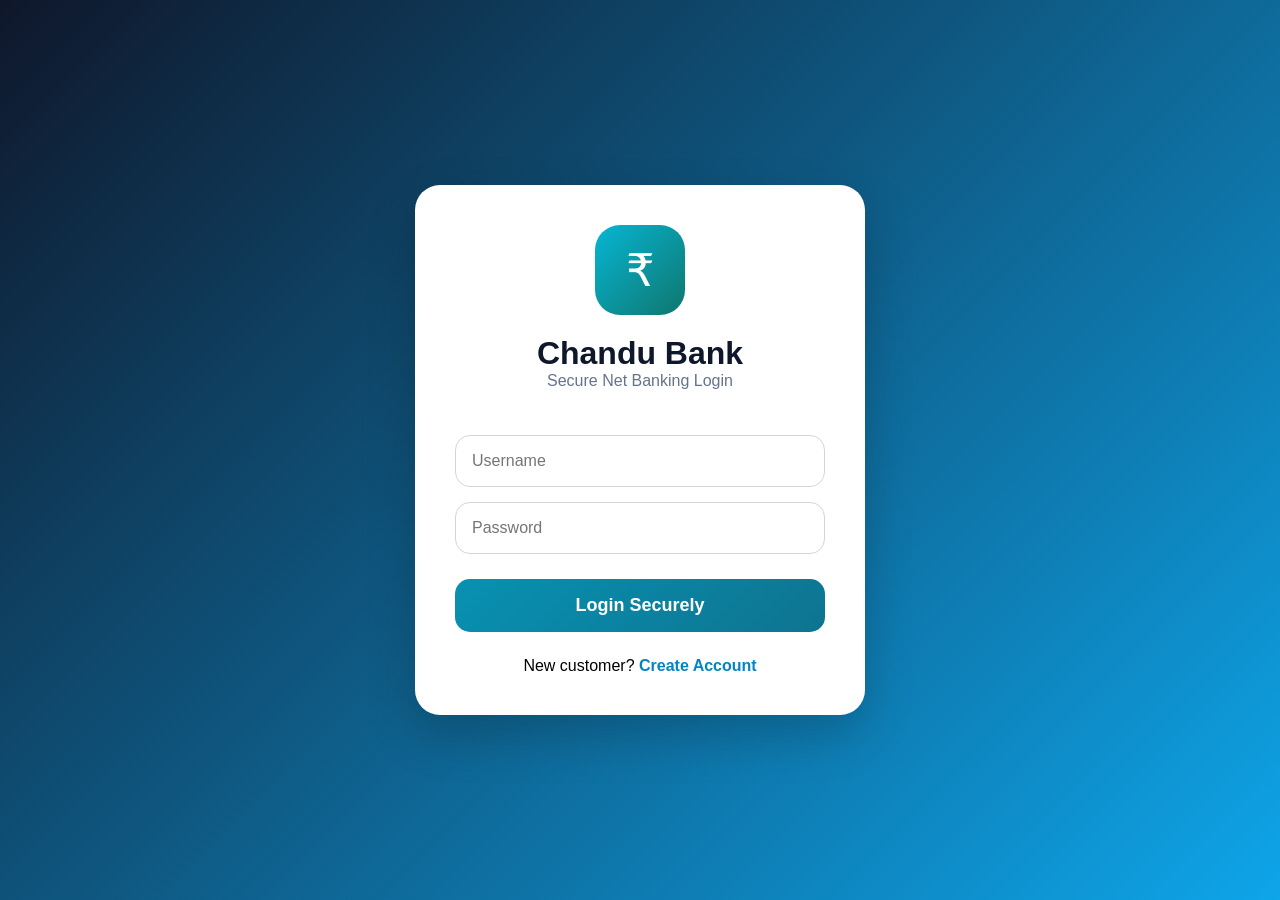
<file: src/main/resources/templates/login.html>
<!DOCTYPE html>
<html xmlns:th="http://www.thymeleaf.org">
<head>
<meta charset="UTF-8">
<meta name="viewport" content="width=device-width, initial-scale=1.0">
<title>Chandu Bank Login</title>

<style>

*{
    margin:0;
    padding:0;
    box-sizing:border-box;
    font-family:'Segoe UI',sans-serif;
}

body{
    min-height:100vh;
    display:flex;
    justify-content:center;
    align-items:center;
    background:linear-gradient(135deg,#0f172a,#0ea5e9);
}

.login-card{
    width:450px;
    background:white;
    padding:40px;
    border-radius:25px;
    box-shadow:0 20px 50px rgba(0,0,0,.2);
}

.logo{
    text-align:center;
    margin-bottom:30px;
}

.logo-icon{
    width:90px;
    height:90px;
    margin:auto;
    border-radius:25px;
    background:linear-gradient(135deg,#06b6d4,#0f766e);
    color:white;
    display:flex;
    justify-content:center;
    align-items:center;
    font-size:45px;
}

.logo h1{
    margin-top:20px;
    color:#0f172a;
}

.logo p{
    color:#64748b;
}

.error{
    text-align:center;
    color:red;
    font-weight:bold;
    margin-bottom:15px;
}

input{
    width:100%;
    padding:16px;
    margin-top:15px;
    border:1px solid #d1d5db;
    border-radius:15px;
    font-size:16px;
}

button{
    width:100%;
    padding:16px;
    margin-top:25px;
    border:none;
    border-radius:15px;
    background:linear-gradient(135deg,#0891b2,#0e7490);
    color:white;
    font-size:18px;
    font-weight:bold;
    cursor:pointer;
}

button:hover{
    opacity:.9;
}

.register{
    text-align:center;
    margin-top:25px;
}

.register a{
    text-decoration:none;
    color:#0284c7;
    font-weight:bold;
}

</style>

</head>
<body>

<div class="login-card">

    <div class="logo">
        <div class="logo-icon">₹</div>
        <h1>Chandu Bank</h1>
        <p>Secure Net Banking Login</p>
    </div>

    <div class="error" th:if="${error}">
        <span th:text="${error}"></span>
    </div>

    <form action="/login" method="post">

        <input
            type="text"
            name="username"
            placeholder="Username"
            required>

        <input
            type="password"
            name="password"
            placeholder="Password"
            required>

        <button type="submit">
            Login Securely
        </button>

    </form>

    <div class="register">
        New customer?
        <a href="/register">Create Account</a>
    </div>

</div>

</body>
</html>
</file>
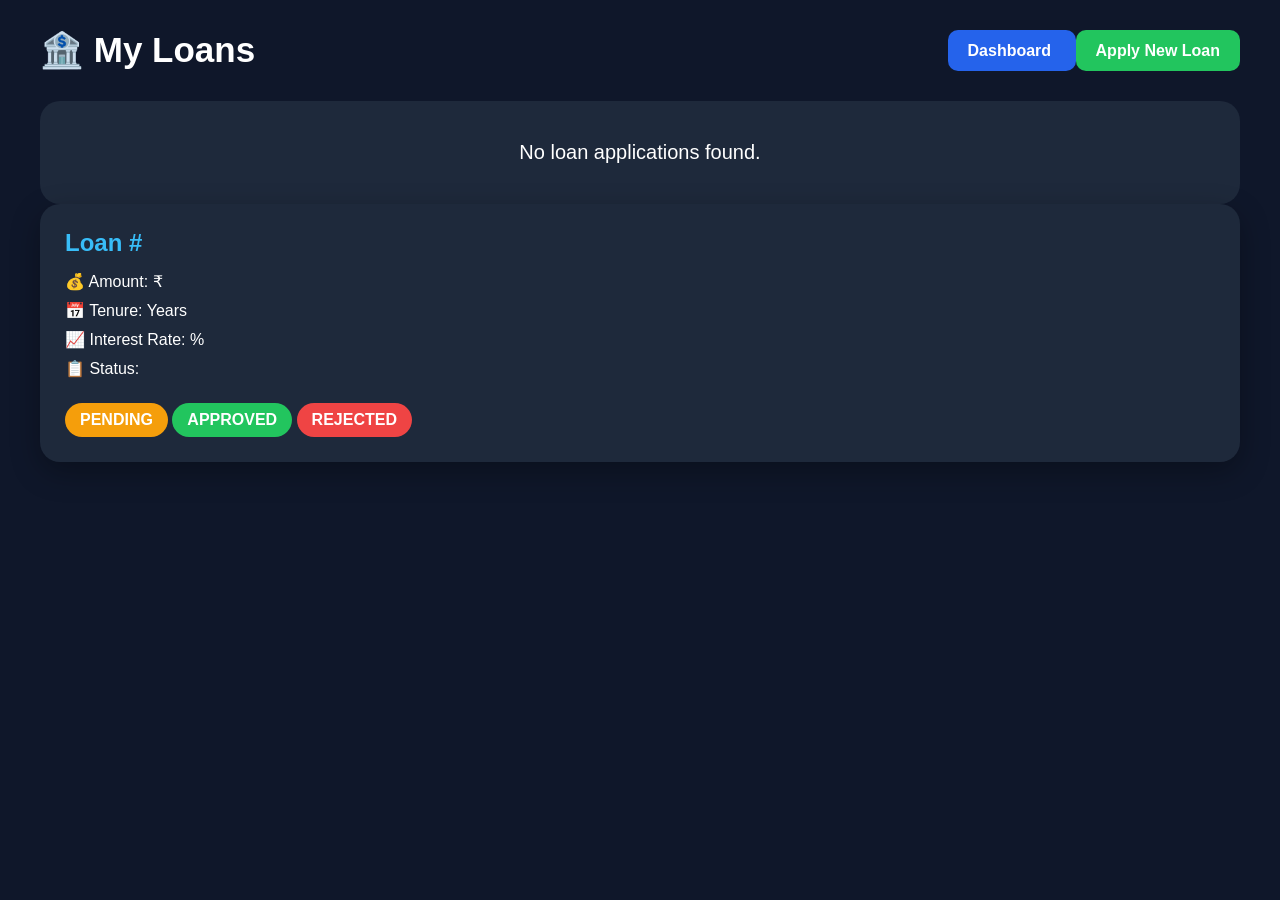
<file: src/main/resources/templates/my-loans.html>
<!DOCTYPE html>
<html xmlns:th="http://www.thymeleaf.org">

<head>
	<meta charset="UTF-8">
	<meta name="viewport" content="width=device-width, initial-scale=1.0">

	<title>My Loans | Chandu Bank</title>

	<style>
		* {
			margin: 0;
			padding: 0;
			box-sizing: border-box;
			font-family: 'Segoe UI', sans-serif;
		}

		body {
			background: #0f172a;
			min-height: 100vh;
			padding: 30px;
			color: white;
		}

		.container {
			max-width: 1200px;
			margin: auto;
		}

		.header {
			display: flex;
			justify-content: space-between;
			align-items: center;
			margin-bottom: 30px;
		}

		.header h1 {
			font-size: 35px;
		}

		.btn {
			padding: 12px 20px;
			text-decoration: none;
			color: white;
			border-radius: 10px;
			font-weight: bold;
		}

		.dashboard {
			background: #2563eb;
		}

		.apply {
			background: #22c55e;
		}

		.dashboard:hover {
			background: #1d4ed8;
		}

		.apply:hover {
			background: #16a34a;
		}

		.loan-grid {
			display: grid;
			grid-template-columns: repeat(auto-fit, minmax(350px, 1fr));
			gap: 25px;
		}

		.loan-card {
			background: #1e293b;
			padding: 25px;
			border-radius: 20px;
			box-shadow: 0 10px 30px rgba(0, 0, 0, .3);
		}

		.loan-card h2 {
			margin-bottom: 15px;
			color: #38bdf8;
		}

		.info {
			margin-bottom: 10px;
			font-size: 16px;
		}

		.status {
			padding: 8px 15px;
			border-radius: 30px;
			font-weight: bold;
			display: inline-block;
			margin-top: 15px;
		}

		.pending {
			background: #f59e0b;
			color: white;
		}

		.approved {
			background: #22c55e;
			color: white;
		}

		.rejected {
			background: #ef4444;
			color: white;
		}

		.empty {
			background: #1e293b;
			padding: 40px;
			border-radius: 20px;
			text-align: center;
			font-size: 20px;
		}
	</style>
</head>

<body>

	<div class="container">

		<div class="header">

			<h1>🏦 My Loans</h1>

			<div>

				<a href="/dashboard" class="btn dashboard">
					Dashboard
				</a>

				<a href="/loan" class="btn apply">
					Apply New Loan
				</a>

			</div>

		</div>

		<div th:if="${#lists.isEmpty(loans)}" class="empty">

			No loan applications found.

		</div>

		<div class="loan-grid">

			<div class="loan-card" th:each="loan : ${loans}">

				<h2>
					Loan #<span th:text="${loan.id}"></span>
				</h2>

				<div class="info">
					💰 Amount:
					₹ <span th:text="${loan.amount}"></span>
				</div>

				<div class="info">
					📅 Tenure:
					<span th:text="${loan.tenure}"></span> Years
				</div>

				<div class="info">
					📈 Interest Rate:
					<span th:text="${loan.interestRate}"></span>%
				</div>

				<div class="info">
					📋 Status:
				</div>

				<span th:if="${loan.status=='PENDING'}" class="status pending">
					PENDING
				</span>

				<span th:if="${loan.status=='APPROVED'}" class="status approved">
					APPROVED
				</span>

				<span th:if="${loan.status=='REJECTED'}" class="status rejected">
					REJECTED
				</span>

			</div>

		</div>

	</div>

</body>

</html>
</file>
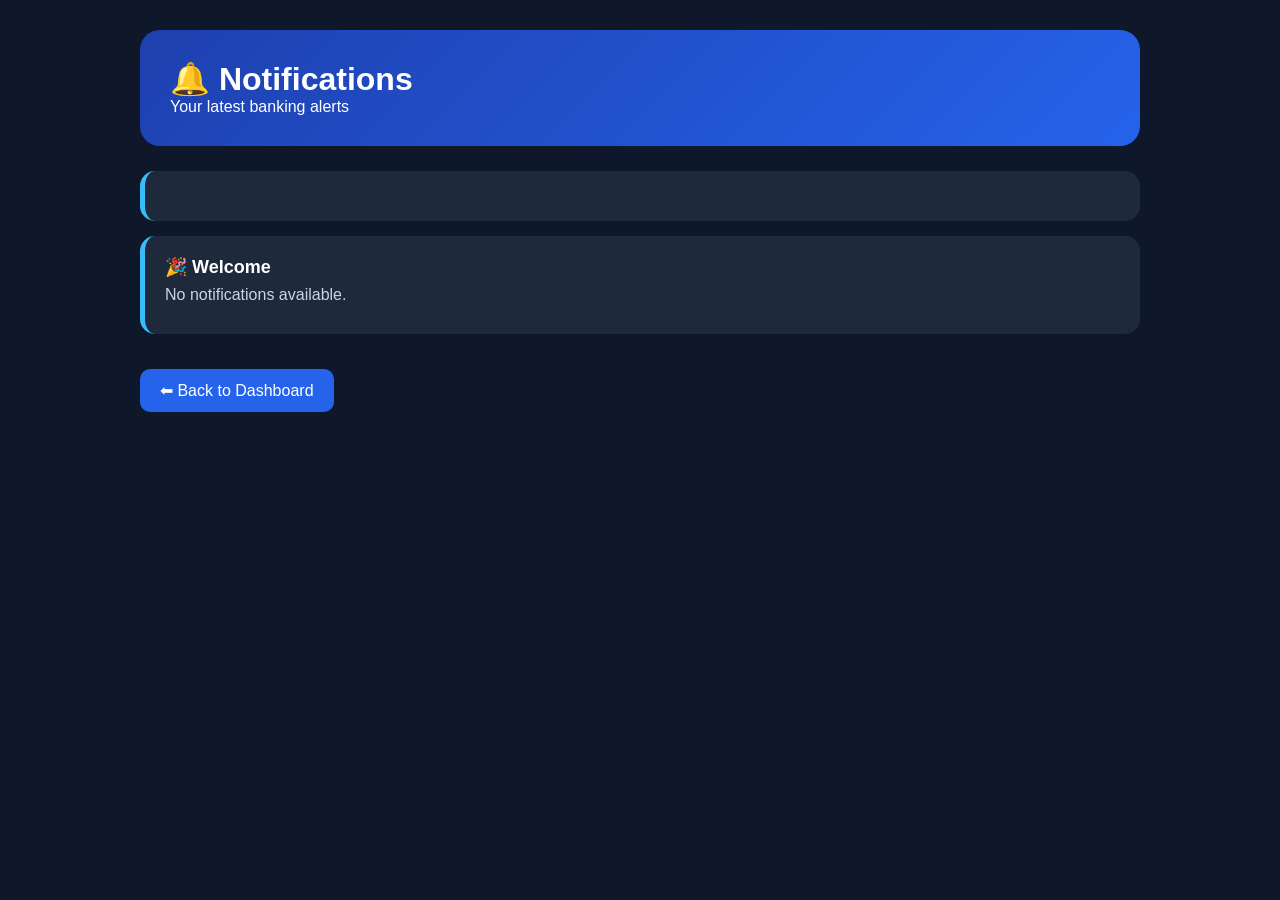
<file: src/main/resources/templates/notifications.html>
<!DOCTYPE html>
<html xmlns:th="http://www.thymeleaf.org">

<head>
	<meta charset="UTF-8">
	<meta name="viewport" content="width=device-width, initial-scale=1.0">

	<title>Notifications | Chandu Bank</title>

	<style>
		* {
			margin: 0;
			padding: 0;
			box-sizing: border-box;
			font-family: 'Segoe UI', sans-serif;
		}

		body {
			background: #0f172a;
			color: white;
			padding: 30px;
		}

		.container {
			max-width: 1000px;
			margin: auto;
		}

		.header {
			background: linear-gradient(135deg, #1e40af, #2563eb);
			padding: 30px;
			border-radius: 20px;
			margin-bottom: 25px;
		}

		.header h1 {
			font-size: 32px;
		}

		.notification-card {
			background: #1e293b;
			padding: 20px;
			border-radius: 15px;
			margin-bottom: 15px;
			border-left: 5px solid #38bdf8;
			transition: .3s;
		}

		.notification-card:hover {
			transform: translateX(5px);
		}

		.notification-title {
			font-size: 18px;
			font-weight: bold;
			margin-bottom: 8px;
		}

		.notification-message {
			color: #cbd5e1;
			margin-bottom: 10px;
		}

		.notification-time {
			font-size: 13px;
			color: #94a3b8;
		}

		.btn {
			display: inline-block;
			margin-top: 20px;
			padding: 12px 20px;
			background: #2563eb;
			color: white;
			text-decoration: none;
			border-radius: 10px;
		}

		.btn:hover {
			background: #1d4ed8;
		}
	</style>

</head>

<body>

	<div class="container">

		<div class="header">
			<h1>🔔 Notifications</h1>
			<p>Your latest banking alerts</p>
		</div>

		<div th:if="${notifications != null}">

			<div class="notification-card" th:each="n : ${notifications}">

				<div class="notification-title" th:text="${n.title}">
				</div>

				<div class="notification-message" th:text="${n.message}">
				</div>

				<div class="notification-time" th:text="${n.createdAt}">
				</div>

			</div>

		</div>

		<div th:if="${notifications == null or #lists.isEmpty(notifications)}">

			<div class="notification-card">

				<div class="notification-title">
					🎉 Welcome
				</div>

				<div class="notification-message">
					No notifications available.
				</div>

			</div>

		</div>

		<a href="/dashboard" class="btn">
			⬅ Back to Dashboard
		</a>

	</div>

</body>

</html>
</file>
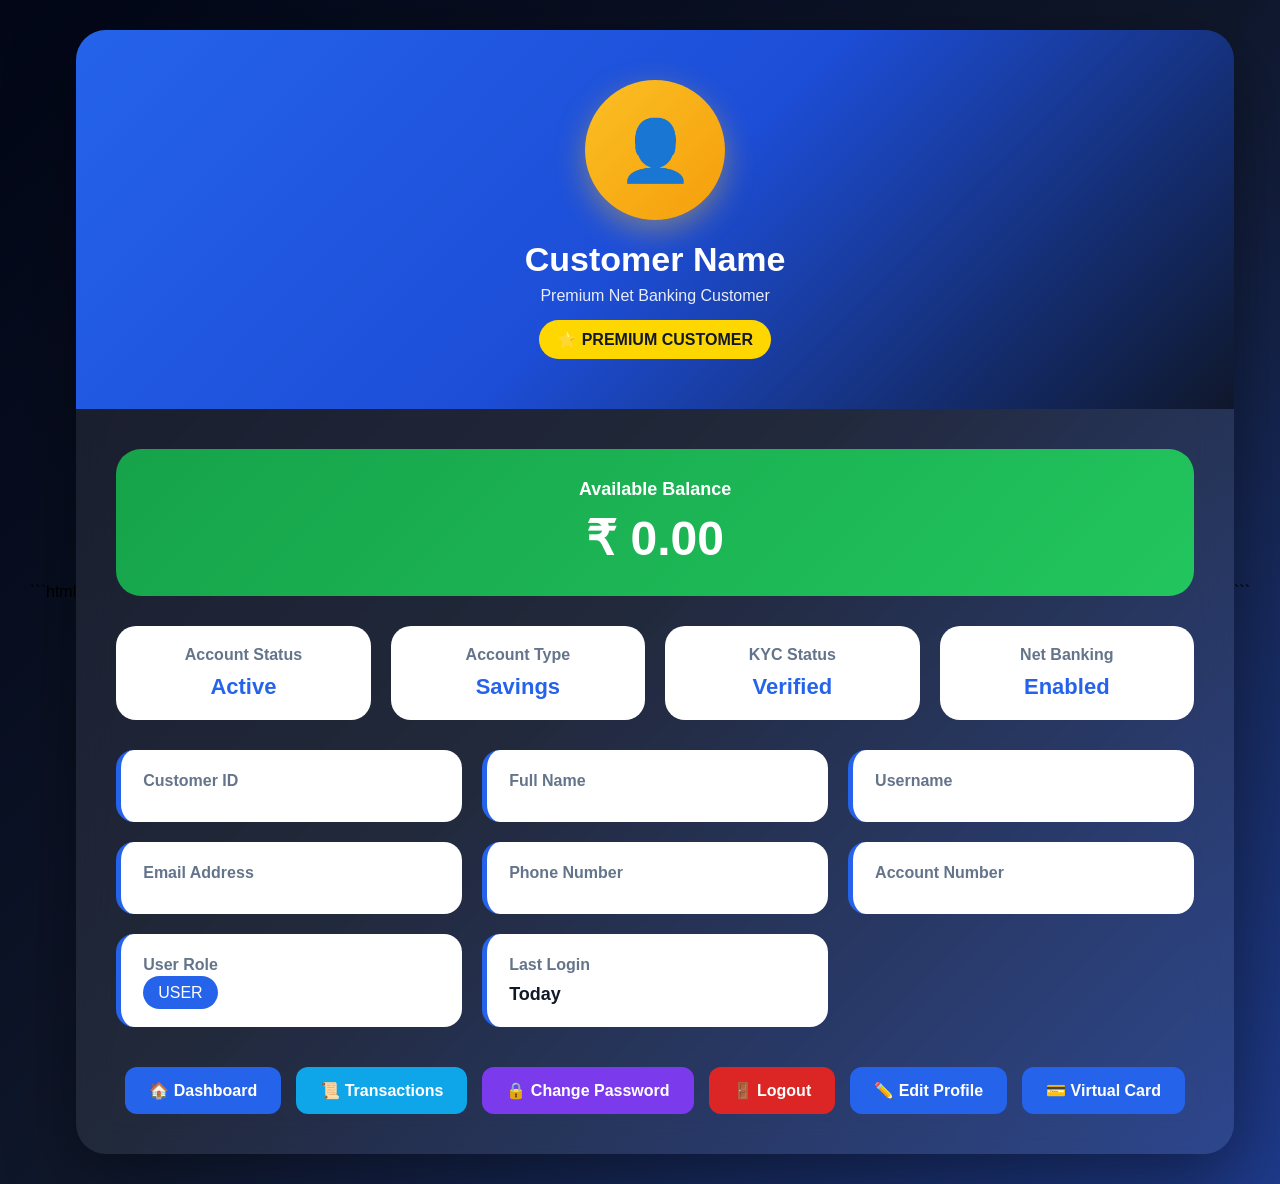
<file: src/main/resources/templates/profile.html>
```html
<!DOCTYPE html>
<html xmlns:th="http://www.thymeleaf.org">
<head>
<meta charset="UTF-8">
<meta name="viewport" content="width=device-width, initial-scale=1.0">
<title>Premium Customer Profile</title>

<style>

*{
    margin:0;
    padding:0;
    box-sizing:border-box;
    font-family:'Segoe UI',sans-serif;
}

body{
    background:linear-gradient(135deg,#020617,#0f172a,#1e3a8a);
    min-height:100vh;
    padding:30px;
    display:flex;
    justify-content:center;
    align-items:center;
}

.profile-container{
    width:100%;
    max-width:1200px;
    background:rgba(255,255,255,0.08);
    backdrop-filter:blur(18px);
    border-radius:30px;
    overflow:hidden;
    box-shadow:0 25px 70px rgba(0,0,0,.4);
}

.profile-header{
    background:linear-gradient(135deg,#2563eb,#1d4ed8,#0f172a);
    padding:50px;
    text-align:center;
    color:white;
}

.profile-avatar{
    width:140px;
    height:140px;
    border-radius:50%;
    margin:auto;
    background:linear-gradient(135deg,#fbbf24,#f59e0b);
    display:flex;
    justify-content:center;
    align-items:center;
    font-size:60px;
    box-shadow:0 10px 30px rgba(251,191,36,.4);
}

.profile-header h1{
    margin-top:20px;
    font-size:34px;
}

.profile-header p{
    margin-top:8px;
    opacity:.9;
}

.badge{
    display:inline-block;
    margin-top:15px;
    background:gold;
    color:#111827;
    padding:10px 18px;
    border-radius:50px;
    font-weight:bold;
}

.profile-body{
    padding:40px;
}

.balance-card{
    background:linear-gradient(135deg,#16a34a,#22c55e);
    color:white;
    padding:30px;
    border-radius:25px;
    text-align:center;
    margin-bottom:30px;
}

.balance-card h3{
    font-size:18px;
}

.balance{
    font-size:48px;
    margin-top:10px;
    font-weight:bold;
}

.stats{
    display:grid;
    grid-template-columns:repeat(auto-fit,minmax(220px,1fr));
    gap:20px;
    margin-bottom:30px;
}

.stat-card{
    background:white;
    padding:20px;
    border-radius:20px;
    text-align:center;
    transition:.3s;
}

.stat-card:hover{
    transform:translateY(-5px);
}

.stat-card h4{
    color:#64748b;
}

.stat-card p{
    margin-top:10px;
    font-size:22px;
    font-weight:bold;
    color:#2563eb;
}

.profile-grid{
    display:grid;
    grid-template-columns:repeat(auto-fit,minmax(320px,1fr));
    gap:20px;
}

.info-card{
    background:white;
    border-radius:18px;
    padding:22px;
    border-left:5px solid #2563eb;
    transition:.3s;
}

.info-card:hover{
    transform:translateY(-4px);
    box-shadow:0 10px 25px rgba(0,0,0,.15);
}

.info-card h4{
    color:#64748b;
    margin-bottom:10px;
}

.info-card p{
    font-size:18px;
    font-weight:600;
    color:#111827;
}

.role{
    background:#2563eb;
    color:white;
    padding:8px 15px;
    border-radius:50px;
}

.buttons{
    margin-top:40px;
    display:flex;
    justify-content:center;
    gap:15px;
    flex-wrap:wrap;
}

.btn{
    text-decoration:none;
    color:white;
    padding:14px 24px;
    border-radius:12px;
    font-weight:600;
    transition:.3s;
}

.dashboard-btn{
    background:#2563eb;
}

.dashboard-btn:hover{
    background:#1d4ed8;
}

.transaction-btn{
    background:#0ea5e9;
}

.transaction-btn:hover{
    background:#0284c7;
}

.password-btn{
    background:#7c3aed;
}

.password-btn:hover{
    background:#6d28d9;
}

.logout-btn{
    background:#dc2626;
}

.logout-btn:hover{
    background:#b91c1c;
}

@media(max-width:768px){

    .profile-grid{
        grid-template-columns:1fr;
    }

    .buttons{
        flex-direction:column;
    }

}

</style>

</head>
<body>

<div class="profile-container">

    <div class="profile-header">

        <div class="profile-avatar">
            👤
        </div>

        <h1 th:text="${user.fullName}">
            Customer Name
        </h1>

        <p>Premium Net Banking Customer</p>

        <div class="badge">
            ⭐ PREMIUM CUSTOMER
        </div>

    </div>

    <div class="profile-body">

        <div class="balance-card">

            <h3>Available Balance</h3>

            <div class="balance">
                ₹ <span th:text="${user.balance}">0.00</span>
            </div>

        </div>

        <div class="stats">

            <div class="stat-card">
                <h4>Account Status</h4>
                <p>Active</p>
            </div>

            <div class="stat-card">
                <h4>Account Type</h4>
                <p>Savings</p>
            </div>

            <div class="stat-card">
                <h4>KYC Status</h4>
                <p>Verified</p>
            </div>

            <div class="stat-card">
                <h4>Net Banking</h4>
                <p>Enabled</p>
            </div>

        </div>

        <div class="profile-grid">

            <div class="info-card">
                <h4>Customer ID</h4>
                <p th:text="${user.id}"></p>
            </div>

            <div class="info-card">
                <h4>Full Name</h4>
                <p th:text="${user.fullName}"></p>
            </div>

            <div class="info-card">
                <h4>Username</h4>
                <p th:text="${user.username}"></p>
            </div>

            <div class="info-card">
                <h4>Email Address</h4>
                <p th:text="${user.email}"></p>
            </div>

            <div class="info-card">
                <h4>Phone Number</h4>
                <p th:text="${user.phone}"></p>
            </div>

            <div class="info-card">
                <h4>Account Number</h4>
                <p th:text="${user.accountNumber}"></p>
            </div>

            <div class="info-card">
                <h4>User Role</h4>
                <span class="role" th:text="${user.role}">
                    USER
                </span>
            </div>

            <div class="info-card">
                <h4>Last Login</h4>
                <p>Today</p>
            </div>

        </div>

        <div class="buttons">

            <a href="/dashboard" class="btn dashboard-btn">
                🏠 Dashboard
            </a>

            <a href="/transactions" class="btn transaction-btn">
                📜 Transactions
            </a>

            <a href="/change-password" class="btn password-btn">
                🔒 Change Password
            </a>

            <a href="/logout" class="btn logout-btn">
                🚪 Logout
            </a>
			<a href="/edit-profile" class="btn dashboard-btn">
			    ✏️ Edit Profile
			</a>
			<a href="/card" class="btn dashboard-btn">
			    💳 Virtual Card
			</a>

        </div>

    </div>

</div>

</body>
</html>
```
</file>
